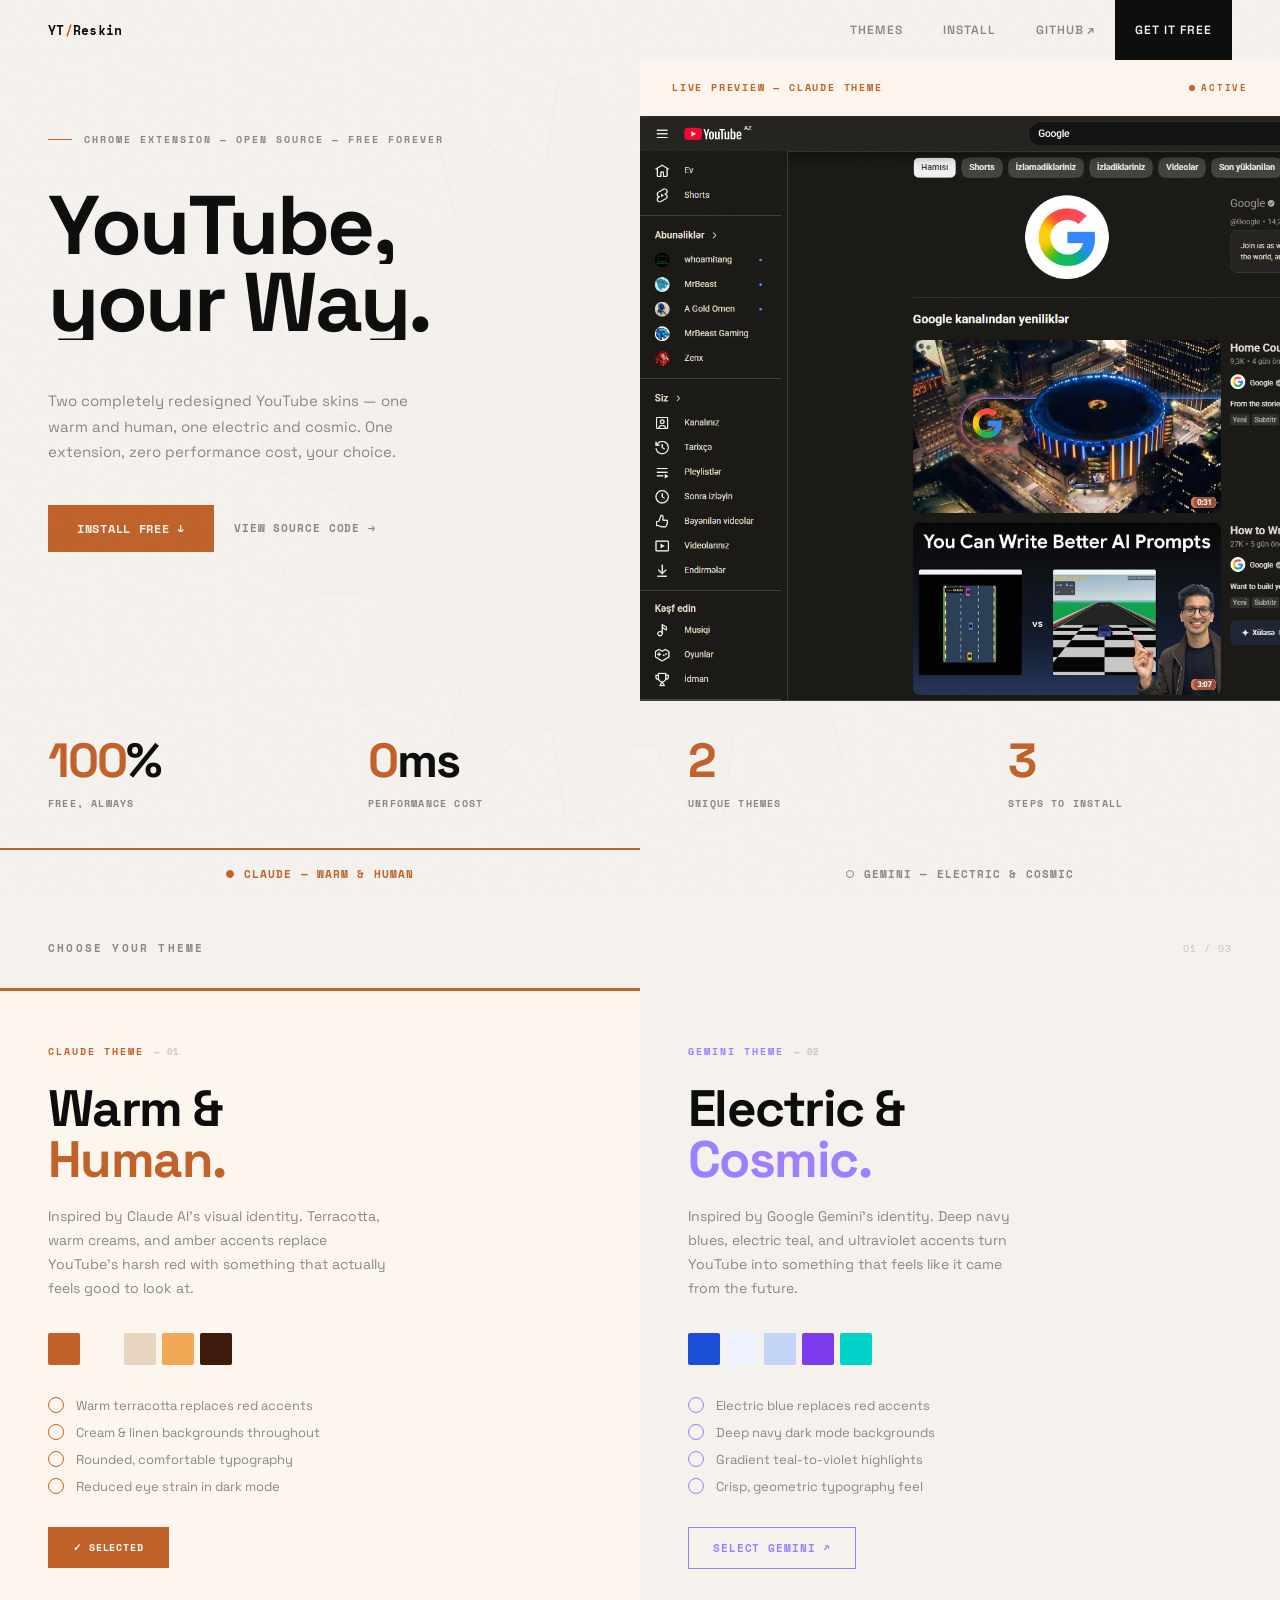
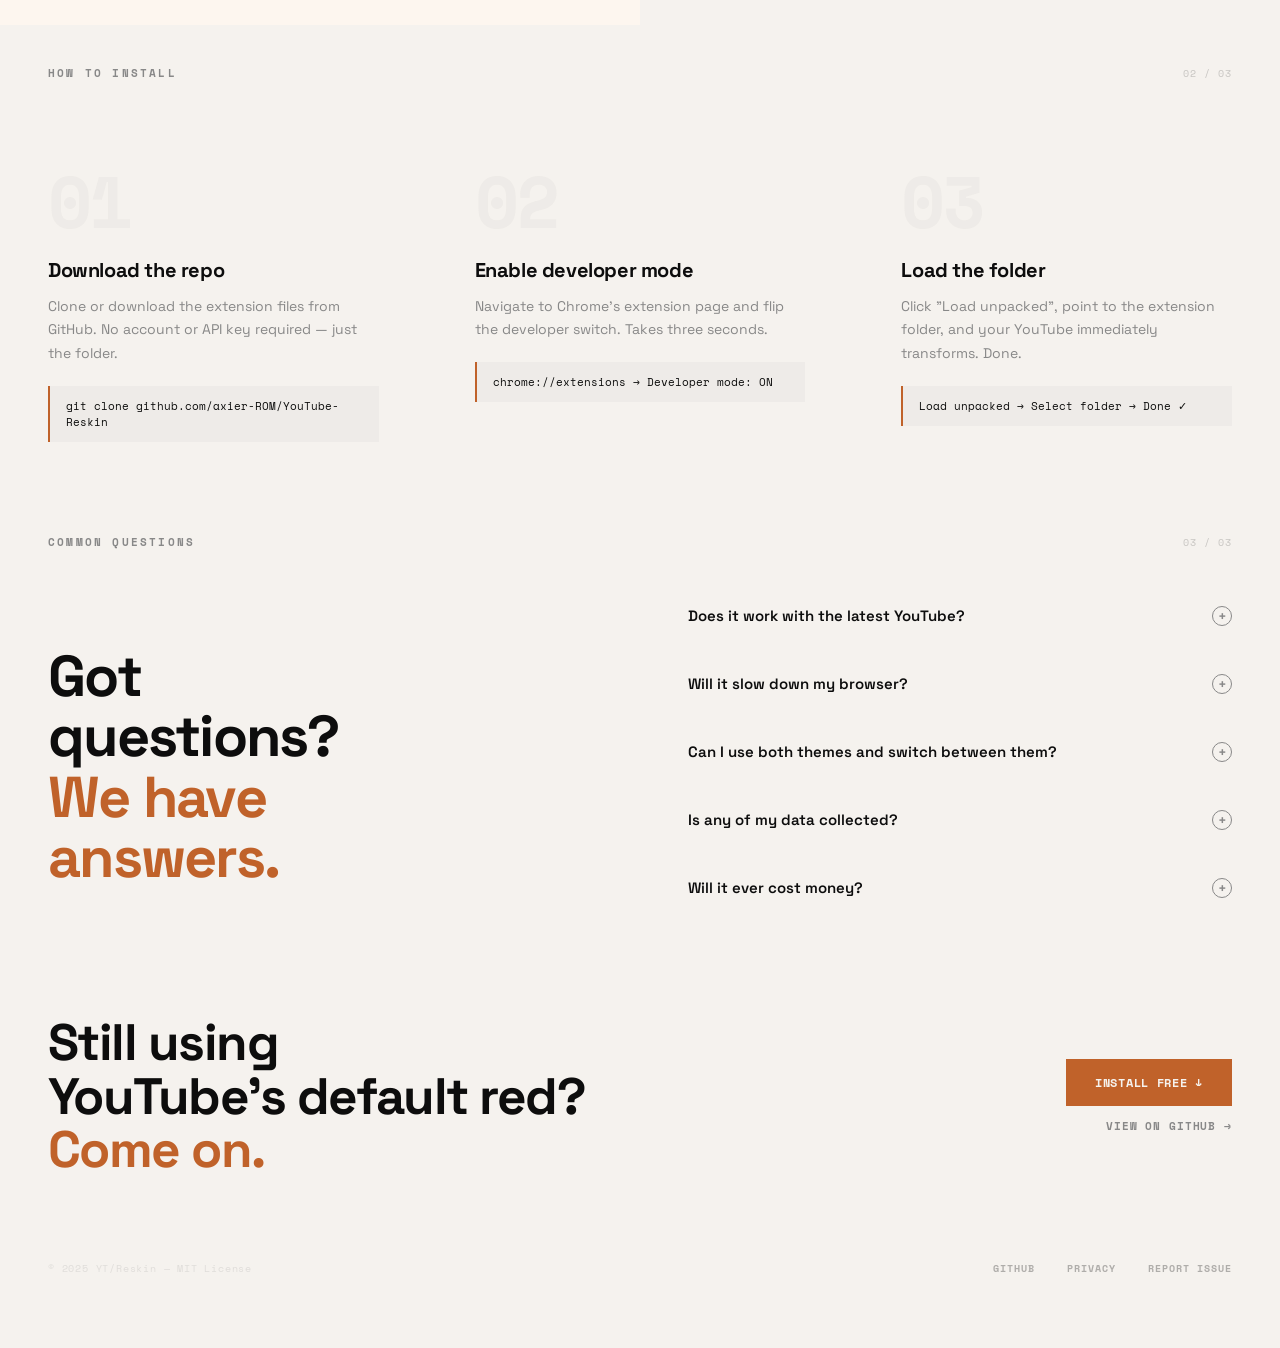
<file: index.html>
<!DOCTYPE html>
<html lang="en">
<head>
<meta charset="UTF-8">
<meta name="viewport" content="width=device-width, initial-scale=1.0">
<title>YT Reskin — Two Themes, One Extension</title>
<link rel="preconnect" href="https://fonts.googleapis.com">
<link rel="preconnect" href="https://fonts.gstatic.com" crossorigin>
<link href="https://fonts.googleapis.com/css2?family=Space+Grotesk:wght@300;400;500;600;700&family=Space+Mono:wght@400;700&display=swap" rel="stylesheet">
<style>
*, *::before, *::after { box-sizing: border-box; margin: 0; padding: 0; }

:root {
  /* Claude (light, warm) */
  --cl-white: #f5f2ee;
  --cl-black: #0d0d0d;
  --cl-gray: #888;
  --cl-line: var(--line);
  --cl-ink: #c0622a;
  --cl-bg: #fdf6ef;
  --cl-mid: #e8d5c0;

  /* Gemini (dark, cosmic) */
  --gm-bg: #0d0b1a;
  --gm-surface: #13112a;
  --gm-card: #1a1736;
  --gm-ink: #9d7fff;
  --gm-ink2: #c084fc;
  --gm-blue: #4f8ef7;
  --gm-teal: #2dd4bf;
  --gm-text: #e2d9ff;
  --gm-gray: #6b5f8a;
  --gm-line: rgba(157,127,255,0.12);
  --gm-mid: #2a2050;

  /* Active theme tokens — default Claude */
  --bg:       var(--cl-white);
  --fg:       var(--cl-black);
  --gray:     var(--cl-gray);
  --line:     var(--cl-line);
  --active:   var(--cl-ink);
  --active-bg:var(--cl-bg);
  --active-mid:var(--cl-mid);
  --surface:  var(--cl-white);
  --card-bg:  var(--cl-bg);
}

/* ── GEMINI DARK THEME OVERRIDES ── */
body.gm {
  --bg:        var(--gm-bg);
  --fg:        var(--gm-text);
  --gray:      var(--gm-gray);
  --line:      var(--gm-line);
  --active:    var(--gm-ink);
  --active-bg: var(--gm-surface);
  --active-mid:var(--gm-mid);
  --surface:   var(--gm-surface);
  --card-bg:   var(--gm-card);
}

html { scroll-behavior: smooth; font-size: 16px; }

body {
  font-family: 'Space Grotesk', sans-serif;
  background: var(--bg);
  color: var(--fg);
  overflow-x: hidden;
  cursor: crosshair;
  transition: background 0.6s, color 0.6s;
}

/* ── NOISE TEXTURE OVERLAY ── */
body::before {
  content: '';
  position: fixed;
  inset: 0;
  pointer-events: none;
  z-index: 1000;
  opacity: 0.025;
  background-image: url("data:image/svg+xml,%3Csvg viewBox='0 0 256 256' xmlns='http://www.w3.org/2000/svg'%3E%3Cfilter id='noise'%3E%3CfeTurbulence type='fractalNoise' baseFrequency='0.9' numOctaves='4' stitchTiles='stitch'/%3E%3C/filter%3E%3Crect width='100%25' height='100%25' filter='url(%23noise)'/%3E%3C/svg%3E");
  background-repeat: repeat;
  background-size: 128px 128px;
}

/* ── HEADER ── */
header {
  position: fixed;
  top: 0; left: 0; right: 0;
  z-index: 500;
  display: flex;
  align-items: center;
  justify-content: space-between;
  padding: 0 48px;
  height: 60px;
  border-bottom: 1px solid var(--line);
  background: var(--bg);
  transition: background 0.6s, border-color 0.6s;
}

.logo {
  font-family: 'Space Mono', monospace;
  font-size: 13px;
  font-weight: 700;
  letter-spacing: 0.02em;
  color: var(--fg);
  text-decoration: none;
}
.logo em { color: var(--active); font-style: normal; transition: color 0.4s; }

nav { display: flex; gap: 0; }
.nav-link {
  font-size: 12px;
  font-weight: 600;
  letter-spacing: 0.08em;
  text-transform: uppercase;
  color: var(--gray);
  text-decoration: none;
  padding: 0 20px;
  height: 60px;
  display: flex;
  align-items: center;
  border-left: 1px solid var(--line);
  transition: color 0.2s, background 0.2s;
}
.nav-link:last-child { border-right: 1px solid var(--line); }
.nav-link:hover { color: var(--fg); background: rgba(128,128,128,0.06); }
.nav-link.install-link {
  background: var(--fg);
  color: var(--bg);
  border-color: var(--fg);
}
.nav-link.install-link:hover { background: var(--active); border-color: var(--active); transition: color 0.2s, background 0.4s; }

/* ── THEME SWITCHER ── */
.theme-bar {
  position: fixed;
  bottom: 0; left: 0; right: 0;
  z-index: 500;
  display: flex;
  height: 52px;
  border-top: 1px solid var(--line);
  background: var(--bg);
  transition: background 0.6s, border-color 0.6s;
}
.theme-btn {
  flex: 1;
  display: flex;
  align-items: center;
  justify-content: center;
  gap: 10px;
  font-family: 'Space Mono', monospace;
  font-size: 11px;
  font-weight: 700;
  letter-spacing: 0.1em;
  text-transform: uppercase;
  border: none;
  background: transparent;
  cursor: pointer;
  transition: background 0.3s, color 0.3s;
  border-right: 1px solid var(--line);
  color: var(--gray);
  position: relative;
}
.theme-btn:last-child { border-right: none; }
.theme-btn::before {
  content: '';
  position: absolute;
  top: 0; left: 0; right: 0;
  height: 2px;
  background: transparent;
  transition: background 0.3s;
}
.theme-btn.active-claude { color: var(--cl-ink); }
.theme-btn.active-claude::before { background: var(--cl-ink); }
.theme-btn.active-gemini { color: var(--gm-ink); }
.theme-btn.active-gemini::before { background: var(--gm-ink); }
.theme-dot {
  width: 8px; height: 8px;
  border-radius: 50%;
  border: 1.5px solid currentColor;
  transition: background 0.3s;
}
.theme-btn.active-claude .theme-dot,
.theme-btn.active-gemini .theme-dot { background: currentColor; }

/* ── HERO ── */
.hero {
  min-height: 100vh;
  padding: 60px 0 52px;
  display: flex;
  flex-direction: column;
}

.hero-top {
  flex: 1;
  display: grid;
  grid-template-columns: 1fr 1fr;
  border-bottom: 1px solid var(--line);
}

.hero-left {
  padding: 72px 64px 64px 48px;
  border-right: 1px solid var(--line);
  display: flex;
  flex-direction: column;
  justify-content: space-between;
}

.hero-tag {
  font-family: 'Space Mono', monospace;
  font-size: 10px;
  font-weight: 700;
  letter-spacing: 0.2em;
  text-transform: uppercase;
  color: var(--gray);
  margin-bottom: 40px;
  display: flex;
  align-items: center;
  gap: 12px;
}
.hero-tag::before {
  content: '';
  width: 24px;
  height: 1px;
  background: var(--active);
  display: block;
  transition: background 0.4s;
}

.hero-headline {
  font-size: clamp(52px, 6.5vw, 96px);
  font-weight: 700;
  line-height: 0.92;
  letter-spacing: -0.03em;
  color: var(--fg);
}
.hero-headline .line { display: block; overflow: hidden; }
.hero-headline .word { display: inline-block; transform: translateY(110%); animation: wordUp 0.7s cubic-bezier(0.16,1,0.3,1) forwards; }
.hero-headline .word:nth-child(1) { animation-delay: 0.05s; }
.hero-headline .word:nth-child(2) { animation-delay: 0.12s; }
.hero-headline .word:nth-child(3) { animation-delay: 0.19s; color: var(--active); transition: color 0.4s; }
.hero-headline .word:nth-child(4) { animation-delay: 0.26s; }
.hero-headline .word:nth-child(5) { animation-delay: 0.33s; }

@keyframes wordUp { to { transform: translateY(0); } }

.hero-sub {
  margin-top: 48px;
  font-size: 15px;
  line-height: 1.7;
  color: var(--gray);
  max-width: 380px;
  font-weight: 400;
}

.hero-cta-row {
  margin-top: 40px;
  display: flex;
  align-items: center;
  gap: 20px;
}
.btn-main {
  display: inline-flex;
  align-items: center;
  gap: 8px;
  padding: 14px 28px;
  background: var(--fg);
  color: var(--bg);
  font-family: 'Space Mono', monospace;
  font-size: 12px;
  font-weight: 700;
  letter-spacing: 0.06em;
  text-transform: uppercase;
  text-decoration: none;
  border: 1.5px solid var(--fg);
  transition: background 0.3s, color 0.3s, border-color 0.3s, transform 0.2s;
  cursor: pointer;
}
.btn-main:hover { background: var(--active); border-color: var(--active); transform: translate(-2px, -2px); }
.btn-outline {
  font-family: 'Space Mono', monospace;
  font-size: 11px;
  font-weight: 700;
  letter-spacing: 0.08em;
  text-transform: uppercase;
  color: var(--gray);
  text-decoration: none;
  transition: color 0.2s;
}
.btn-outline:hover { color: var(--fg); }
.btn-main.active-colored { background: var(--active); border-color: var(--active); }
.btn-main.active-colored:hover { background: var(--fg); border-color: var(--fg); }

/* ── HERO RIGHT — LIVE PREVIEW ── */
.hero-right {
  background: var(--active-bg);
  transition: background 0.5s;
  display: flex;
  flex-direction: column;
  position: relative;
  overflow: hidden;
}

.preview-label {
  padding: 20px 32px;
  font-family: 'Space Mono', monospace;
  font-size: 10px;
  font-weight: 700;
  letter-spacing: 0.18em;
  text-transform: uppercase;
  color: var(--active);
  transition: color 0.4s;
  border-bottom: 1px solid rgba(128,128,128,0.06);
  display: flex;
  align-items: center;
  justify-content: space-between;
}
.preview-live {
  display: flex;
  align-items: center;
  gap: 6px;
  font-size: 9px;
}
.live-dot {
  width: 6px; height: 6px;
  border-radius: 50%;
  background: var(--active);
  animation: pulse 2s ease-in-out infinite;
  transition: background 0.4s;
}
@keyframes pulse { 0%,100%{opacity:1} 50%{opacity:0.3} }

/* Preview image box */
.yt-mock {
  flex: 1;
  overflow: hidden;
  position: relative;
  min-height: 0;
}
.yt-mock img {
  width: 100%;
  height: 100%;
  object-fit: cover;
  object-position: top left;
  display: block;
  transition: opacity 0.35s ease;
}
.yt-topbar,.yt-logo-text,.yt-searchbar,.yt-avatar-mock,.yt-sidebar-layout,
.yt-sidebar,.yt-side-item,.yt-feed,.yt-thumb,.yt-thumb-img,.yt-thumb-bar,
.yt-thumb-meta,.yt-thumb-avatar,.yt-thumb-lines,.yt-line { display: none; }

/* ── STATS ROW ── */
.stats-row {
  display: grid;
  grid-template-columns: repeat(4, 1fr);
  border-top: 1px solid var(--line);
}
.stat-cell {
  padding: 36px 48px;
  border-right: 1px solid var(--line);
  position: relative;
  overflow: hidden;
}
.stat-cell:last-child { border-right: none; }
.stat-number {
  font-size: 48px;
  font-weight: 700;
  line-height: 1;
  letter-spacing: -0.04em;
  color: var(--fg);
  display: block;
  margin-bottom: 6px;
}
.stat-number em { color: var(--active); font-style: normal; transition: color 0.4s; }
.stat-label {
  font-family: 'Space Mono', monospace;
  font-size: 10px;
  font-weight: 700;
  letter-spacing: 0.12em;
  text-transform: uppercase;
  color: var(--gray);
}

/* ── THEMES SECTION ── */
.themes-section {
  border-top: 1px solid var(--line);
}

.section-header {
  display: flex;
  align-items: baseline;
  justify-content: space-between;
  padding: 40px 48px 32px;
  border-bottom: 1px solid var(--line);
}
.section-title {
  font-size: 11px;
  font-family: 'Space Mono', monospace;
  font-weight: 700;
  letter-spacing: 0.2em;
  text-transform: uppercase;
  color: var(--gray);
}
.section-num {
  font-family: 'Space Mono', monospace;
  font-size: 10px;
  color: rgba(13,13,13,0.2);
  letter-spacing: 0.1em;
}

.themes-grid {
  display: grid;
  grid-template-columns: 1fr 1fr;
}

.theme-card {
  padding: 56px 48px;
  border-right: 1px solid var(--line);
  cursor: pointer;
  transition: background 0.3s;
  position: relative;
  overflow: hidden;
}
.theme-card:last-child { border-right: none; }
.theme-card::after {
  content: '';
  position: absolute;
  top: 0; left: 0; right: 0;
  height: 3px;
  transform: scaleX(0);
  transform-origin: left;
  transition: transform 0.4s cubic-bezier(0.16,1,0.3,1), background 0.4s;
}
.theme-card-claude::after { background: var(--cl-ink); }
.theme-card-gemini::after { background: var(--gm-ink); }
.theme-card.selected::after { transform: scaleX(1); }
.theme-card.selected.theme-card-claude { background: var(--cl-bg); }
.theme-card.selected.theme-card-gemini { background: var(--gm-surface); }
.theme-card:hover:not(.selected) { background: rgba(128,128,128,0.06); }

.tc-label {
  font-family: 'Space Mono', monospace;
  font-size: 10px;
  font-weight: 700;
  letter-spacing: 0.2em;
  text-transform: uppercase;
  margin-bottom: 24px;
  display: flex;
  align-items: center;
  gap: 10px;
}
.theme-card-claude .tc-label { color: var(--cl-ink); }
.theme-card-gemini .tc-label { color: var(--gm-ink); }
.tc-num {
  color: rgba(13,13,13,0.2);
  font-size: 9px;
  letter-spacing: 0.05em;
}

.tc-name {
  font-size: clamp(36px, 4vw, 56px);
  font-weight: 700;
  letter-spacing: -0.03em;
  line-height: 1;
  margin-bottom: 20px;
  color: var(--fg);
}
.theme-card-claude .tc-name span { color: var(--cl-ink); }
.theme-card-gemini .tc-name span { color: var(--gm-ink); }

.tc-desc {
  font-size: 14px;
  line-height: 1.7;
  color: var(--gray);
  max-width: 340px;
  margin-bottom: 32px;
}

.color-swatches {
  display: flex;
  gap: 6px;
  margin-bottom: 32px;
  flex-wrap: wrap;
}
.swatch {
  width: 32px; height: 32px;
  border-radius: 2px;
  position: relative;
  overflow: hidden;
  transition: transform 0.2s;
}
.swatch:hover { transform: scale(1.15); }
.swatch-label {
  position: absolute;
  bottom: 0; left: 0; right: 0;
  font-size: 0;
  background: rgba(0,0,0,0.5);
  color: white;
  text-align: center;
  padding: 2px 0;
  opacity: 0;
  transition: opacity 0.2s, font-size 0.1s;
}
.swatch:hover .swatch-label { opacity: 1; }

.tc-features {
  display: flex;
  flex-direction: column;
  gap: 10px;
}
.tc-feat {
  display: flex;
  align-items: center;
  gap: 12px;
  font-size: 13px;
  color: var(--fg);
  font-weight: 500;
}
.tc-feat::before {
  content: '';
  width: 16px; height: 16px;
  border: 1.5px solid currentColor;
  border-radius: 50%;
  flex-shrink: 0;
  display: flex;
  align-items: center;
  justify-content: center;
  position: relative;
}
.theme-card-claude .tc-feat { color: var(--cl-ink); }
.theme-card-gemini .tc-feat { color: var(--gm-ink); }
.tc-feat span { color: var(--gray); font-weight: 400; }

/* ── SECTIONS: dark-mode transitions ── */
.themes-section, .how-section, .faq-section, .footer-cta, footer,
.theme-card, .step, .faq-item, .modal-box, .stats-row, .stat-cell,
.section-header, .faq-left, .faq-right, .faq-q {
  transition: background 0.6s, color 0.6s, border-color 0.6s;
}
.theme-card { background: var(--bg); }
.theme-card.selected.theme-card-claude { background: var(--cl-bg); }
.theme-card.selected.theme-card-gemini { background: var(--gm-card); }
body.gm .step-num { color: rgba(157,127,255,0.12); }
body.gm .modal-box { background: var(--gm-surface); border-color: var(--gm-line); }
body.gm .modal-title { color: var(--gm-text); }
body.gm .faq-q { color: var(--gm-text); }
body.gm .step-title { color: var(--gm-text); }
body.gm .footer-headline { color: var(--gm-text); }
body.gm .tc-num { color: rgba(157,127,255,0.3); }
body.gm .faq-big { color: var(--gm-text); }
body.gm .hero-headline { color: var(--gm-text); }
body.gm .hero-sub { color: var(--gm-gray); }
body.gm .btn-main { background: var(--gm-ink); border-color: var(--gm-ink); color: #fff; }
body.gm .btn-main:hover { background: var(--gm-ink2); border-color: var(--gm-ink2); }
body.gm .nav-link.install-link { background: var(--gm-ink); border-color: var(--gm-ink); }
body.gm .modal-cta { background: var(--gm-ink); }
body.gm .modal-cta:hover { background: var(--gm-ink2); }
body.gm .step-code { background: rgba(157,127,255,0.07); }
body.gm .faq-q:hover { background: rgba(157,127,255,0.06); }

.tc-select-btn {
  margin-top: 32px;
  display: inline-flex;
  align-items: center;
  gap: 8px;
  padding: 12px 24px;
  font-family: 'Space Mono', monospace;
  font-size: 11px;
  font-weight: 700;
  letter-spacing: 0.08em;
  text-transform: uppercase;
  border: 1.5px solid;
  background: transparent;
  cursor: pointer;
  transition: all 0.25s;
}
.theme-card-claude .tc-select-btn {
  color: var(--cl-ink);
  border-color: var(--cl-ink);
}
.theme-card-claude .tc-select-btn:hover,
.theme-card-claude.selected .tc-select-btn {
  background: var(--cl-ink);
  color: white;
}
.theme-card-gemini .tc-select-btn {
  color: var(--gm-ink);
  border-color: var(--gm-ink);
}
.theme-card-gemini .tc-select-btn:hover,
.theme-card-gemini.selected .tc-select-btn {
  background: var(--gm-ink);
  color: white;
}
.selected-check {
  display: none;
  font-size: 10px;
}
.theme-card.selected .selected-check { display: inline; }
.theme-card.selected .select-arrow { display: none; }

/* ── HOW IT WORKS ── */
.how-section {
  border-top: 1px solid var(--line);
}
.steps-grid {
  display: grid;
  grid-template-columns: repeat(3, 1fr);
}
.step {
  padding: 52px 48px;
  border-right: 1px solid var(--line);
  position: relative;
}
.step:last-child { border-right: none; }
.step-num {
  font-family: 'Space Mono', monospace;
  font-size: 72px;
  font-weight: 700;
  color: rgba(128,128,128,0.06);
  line-height: 1;
  margin-bottom: 20px;
  letter-spacing: -0.04em;
  user-select: none;
}
.step-title {
  font-size: 20px;
  font-weight: 700;
  color: var(--fg);
  margin-bottom: 12px;
  letter-spacing: -0.02em;
}
.step-body {
  font-size: 14px;
  line-height: 1.7;
  color: var(--gray);
}
.step-code {
  margin-top: 20px;
  font-family: 'Space Mono', monospace;
  font-size: 11px;
  padding: 12px 16px;
  background: rgba(128,128,128,0.06);
  border-left: 2px solid var(--active);
  color: var(--fg);
  transition: border-color 0.4s;
}

/* ── FAQ ── */
.faq-section {
  border-top: 1px solid var(--line);
}
.faq-grid {
  display: grid;
  grid-template-columns: 1fr 1fr;
}
.faq-left {
  padding: 64px 48px;
  border-right: 1px solid var(--line);
}
.faq-big {
  font-size: clamp(40px, 4.5vw, 64px);
  font-weight: 700;
  letter-spacing: -0.03em;
  line-height: 1.05;
  color: var(--fg);
}
.faq-big em { color: var(--active); font-style: normal; transition: color 0.4s; }
.faq-right {
  display: flex;
  flex-direction: column;
}
.faq-item {
  border-bottom: 1px solid var(--line);
  overflow: hidden;
}
.faq-item:last-child { border-bottom: none; }
.faq-q {
  width: 100%;
  display: flex;
  align-items: center;
  justify-content: space-between;
  padding: 24px 48px;
  background: none;
  border: none;
  cursor: pointer;
  text-align: left;
  font-family: 'Space Grotesk', sans-serif;
  font-size: 15px;
  font-weight: 600;
  color: var(--fg);
  transition: background 0.2s;
  gap: 16px;
}
.faq-q:hover { background: rgba(128,128,128,0.06); }
.faq-icon {
  width: 20px; height: 20px;
  border: 1.5px solid var(--gray);
  border-radius: 50%;
  display: flex;
  align-items: center;
  justify-content: center;
  font-size: 14px;
  color: var(--gray);
  flex-shrink: 0;
  transition: all 0.3s;
  line-height: 1;
}
.faq-item.open .faq-icon {
  background: var(--active);
  border-color: var(--active);
  color: white;
  transform: rotate(45deg);
}
.faq-a {
  max-height: 0;
  overflow: hidden;
  transition: max-height 0.4s cubic-bezier(0.16,1,0.3,1);
}
.faq-item.open .faq-a { max-height: 200px; }
.faq-a-inner {
  padding: 0 48px 24px;
  font-size: 14px;
  line-height: 1.7;
  color: var(--gray);
}

/* ── FOOTER CTA ── */
.footer-cta {
  border-top: 1px solid var(--line);
  display: grid;
  grid-template-columns: 1fr auto;
  align-items: center;
  padding: 64px 48px;
  gap: 48px;
}
.footer-headline {
  font-size: clamp(32px, 4vw, 56px);
  font-weight: 700;
  letter-spacing: -0.03em;
  line-height: 1.05;
  color: var(--fg);
}
.footer-headline em { color: var(--active); font-style: normal; transition: color 0.4s; }
.footer-actions { display: flex; flex-direction: column; gap: 12px; }

/* ── FOOTER BAR ── */
footer {
  border-top: 1px solid var(--line);
  padding: 20px 48px 72px;
  display: flex;
  align-items: center;
  justify-content: space-between;
}
.footer-copy {
  font-family: 'Space Mono', monospace;
  font-size: 10px;
  color: rgba(128,128,128,0.18);
  letter-spacing: 0.08em;
}
.footer-links { display: flex; gap: 32px; }
.footer-link {
  font-family: 'Space Mono', monospace;
  font-size: 10px;
  font-weight: 700;
  letter-spacing: 0.1em;
  text-transform: uppercase;
  color: rgba(13,13,13,0.3);
  text-decoration: none;
  transition: color 0.2s;
}
.footer-link:hover { color: var(--fg); }

/* ── SCROLL REVEAL ── */
.reveal {
  opacity: 0;
  transform: translateY(24px);
  transition: opacity 0.7s cubic-bezier(0.16,1,0.3,1), transform 0.7s cubic-bezier(0.16,1,0.3,1);
}
.reveal.in { opacity: 1; transform: none; }
.reveal-d1 { transition-delay: 0.08s; }
.reveal-d2 { transition-delay: 0.16s; }
.reveal-d3 { transition-delay: 0.24s; }

/* ── INSTALL MODAL ── */
.modal-bg {
  position: fixed;
  inset: 0;
  z-index: 800;
  background: rgba(0,0,0,0.75);
  display: flex;
  align-items: center;
  justify-content: center;
  opacity: 0;
  pointer-events: none;
  transition: opacity 0.25s;
}
.modal-bg.open { opacity: 1; pointer-events: all; }
.modal-box {
  background: var(--bg);
  border: 1px solid var(--line);
  max-width: 520px;
  width: 90%;
  padding: 48px;
  transform: translateY(20px);
  transition: transform 0.35s cubic-bezier(0.16,1,0.3,1);
  position: relative;
}
.modal-bg.open .modal-box { transform: none; }
.modal-close {
  position: absolute;
  top: 20px; right: 20px;
  width: 32px; height: 32px;
  border: 1px solid var(--line);
  background: none;
  cursor: pointer;
  font-size: 16px;
  color: var(--gray);
  display: flex; align-items: center; justify-content: center;
  transition: background 0.2s, color 0.2s;
}
.modal-close:hover { background: var(--fg); color: var(--bg); }
.modal-tag {
  font-family: 'Space Mono', monospace;
  font-size: 10px;
  font-weight: 700;
  letter-spacing: 0.2em;
  text-transform: uppercase;
  color: var(--active);
  transition: color 0.4s;
  margin-bottom: 16px;
}
.modal-title {
  font-size: 28px;
  font-weight: 700;
  letter-spacing: -0.02em;
  color: var(--fg);
  margin-bottom: 8px;
}
.modal-sub { font-size: 14px; color: var(--gray); line-height: 1.65; margin-bottom: 32px; }
.modal-steps { display: flex; flex-direction: column; gap: 0; margin-bottom: 32px; }
.modal-step {
  display: grid;
  grid-template-columns: 32px 1fr;
  gap: 16px;
  align-items: start;
  padding: 16px 0;
  border-bottom: 1px solid var(--line);
}
.modal-step:first-child { padding-top: 0; }
.modal-step:last-child { border-bottom: none; padding-bottom: 0; }
.modal-step-n {
  font-family: 'Space Mono', monospace;
  font-size: 11px;
  font-weight: 700;
  color: var(--active);
  transition: color 0.4s;
  padding-top: 2px;
}
.modal-step-title { font-size: 14px; font-weight: 600; color: var(--fg); margin-bottom: 4px; }
.modal-step-body { font-size: 13px; color: var(--gray); line-height: 1.6; }
.modal-cta {
  width: 100%;
  padding: 15px;
  background: var(--fg);
  color: var(--bg);
  font-family: 'Space Mono', monospace;
  font-size: 12px;
  font-weight: 700;
  letter-spacing: 0.08em;
  text-transform: uppercase;
  border: none;
  cursor: pointer;
  transition: background 0.3s;
  text-decoration: none;
  display: block;
  text-align: center;
}
.modal-cta:hover { background: var(--active); }

/* ── RESPONSIVE ── */
@media (max-width: 900px) {
  .hero-top { grid-template-columns: 1fr; }
  .hero-left { padding: 48px 24px 40px; border-right: none; border-bottom: 1px solid var(--line); }
  .hero-right { min-height: 420px; }
  .stats-row { grid-template-columns: repeat(2, 1fr); }
  .stat-cell:nth-child(2) { border-right: none; }
  .themes-grid, .faq-grid { grid-template-columns: 1fr; }
  .theme-card { border-right: none; border-bottom: 1px solid var(--line); }
  .steps-grid { grid-template-columns: 1fr; }
  .step { border-right: none; border-bottom: 1px solid var(--line); }
  .footer-cta { grid-template-columns: 1fr; }
  header { padding: 0 24px; }
  .nav-link:not(.install-link) { display: none; }
  footer { flex-direction: column; gap: 16px; padding-bottom: 80px; }
}
</style>
</head>
<body id="body">
<canvas id="bg-canvas" style="position:fixed;inset:0;width:100%;height:100%;pointer-events:none;z-index:0;transition:opacity 1s"></canvas>

<header>
  <a href="#" class="logo">YT<em id="logo-slash">/</em>Reskin</a>
  <nav>
    <a href="#themes" class="nav-link">Themes</a>
    <a href="#how" class="nav-link">Install</a>
    <a href="https://github.com/axier-ROM/YouTube-Reskin" class="nav-link" target="_blank" rel="noopener">GitHub ↗</a>
    <a href="#" class="nav-link install-link" id="header-install">Get it free</a>
  </nav>
</header>

<!-- ══ HERO ══ -->
<section class="hero" id="home">
  <div class="hero-top">
    <div class="hero-left">
      <div>
        <div class="hero-tag">Chrome Extension — Open Source — Free forever</div>
        <h1 class="hero-headline">
          <span class="line"><span class="word">YouTube,</span></span>
          <span class="line"><span class="word">your</span> <span class="word" id="hero-word">Way.</span></span>
        </h1>
        <p class="hero-sub">Two completely redesigned YouTube skins — one warm and human, one electric and cosmic. One extension, zero performance cost, your choice.</p>
        <div class="hero-cta-row">
          <button class="btn-main active-colored" id="hero-install">Install Free ↓</button>
          <a href="https://github.com/axier-ROM/YouTube-Reskin" class="btn-outline" target="_blank" rel="noopener">View source code →</a>
        </div>
      </div>
    </div>
    <div class="hero-right" id="preview-pane">
      <div class="preview-label">
        <span id="preview-label-text">Live preview — Claude theme</span>
        <span class="preview-live"><span class="live-dot" id="live-dot"></span> Active</span>
      </div>
      <div class="yt-mock">
        <img id="preview-img" src="CopperMain.png" alt="Theme preview" />
      </div>
    </div>
  </div>

  <!-- Stats -->
  <div class="stats-row">
    <div class="stat-cell reveal">
      <span class="stat-number"><em id="stat1">100</em>%</span>
      <span class="stat-label">Free, always</span>
    </div>
    <div class="stat-cell reveal reveal-d1">
      <span class="stat-number"><em>0</em>ms</span>
      <span class="stat-label">Performance cost</span>
    </div>
    <div class="stat-cell reveal reveal-d2">
      <span class="stat-number"><em>2</em></span>
      <span class="stat-label">Unique themes</span>
    </div>
    <div class="stat-cell reveal reveal-d3">
      <span class="stat-number"><em>3</em></span>
      <span class="stat-label">Steps to install</span>
    </div>
  </div>
</section>

<!-- ══ THEMES ══ -->
<section class="themes-section" id="themes">
  <div class="section-header">
    <span class="section-title">Choose your theme</span>
    <span class="section-num">01 / 03</span>
  </div>
  <div class="themes-grid">

    <!-- Claude Card -->
    <div class="theme-card theme-card-claude selected reveal" id="card-claude" onclick="selectTheme('claude')">
      <div class="tc-label">Claude theme <span class="tc-num">— 01</span></div>
      <div class="tc-name">Warm &<br><span>Human.</span></div>
      <p class="tc-desc">Inspired by Claude AI's visual identity. Terracotta, warm creams, and amber accents replace YouTube's harsh red with something that actually feels good to look at.</p>
      <div class="color-swatches">
        <div class="swatch" style="background:#c0622a" title="Terracotta"></div>
        <div class="swatch" style="background:#fdf6ef" title="Cream"></div>
        <div class="swatch" style="background:#e8d5c0" title="Linen"></div>
        <div class="swatch" style="background:#f0a855" title="Amber"></div>
        <div class="swatch" style="background:#3d1a0a" title="Ink"></div>
      </div>
      <div class="tc-features">
        <div class="tc-feat"><span>Warm terracotta replaces red accents</span></div>
        <div class="tc-feat"><span>Cream & linen backgrounds throughout</span></div>
        <div class="tc-feat"><span>Rounded, comfortable typography</span></div>
        <div class="tc-feat"><span>Reduced eye strain in dark mode</span></div>
      </div>
      <button class="tc-select-btn">
        <span class="select-arrow">Select Claude ↗</span>
        <span class="selected-check">✓ Selected</span>
      </button>
    </div>

    <!-- Gemini Card -->
    <div class="theme-card theme-card-gemini reveal reveal-d1" id="card-gemini" onclick="selectTheme('gemini')">
      <div class="tc-label">Gemini theme <span class="tc-num">— 02</span></div>
      <div class="tc-name">Electric &<br><span>Cosmic.</span></div>
      <p class="tc-desc">Inspired by Google Gemini's identity. Deep navy blues, electric teal, and ultraviolet accents turn YouTube into something that feels like it came from the future.</p>
      <div class="color-swatches">
        <div class="swatch" style="background:#1a4fd6" title="Electric Blue"></div>
        <div class="swatch" style="background:#eef3ff" title="Ice"></div>
        <div class="swatch" style="background:#c5d5f8" title="Periwinkle"></div>
        <div class="swatch" style="background:#7c3aed" title="Ultraviolet"></div>
        <div class="swatch" style="background:#00d4c8" title="Teal"></div>
      </div>
      <div class="tc-features">
        <div class="tc-feat"><span>Electric blue replaces red accents</span></div>
        <div class="tc-feat"><span>Deep navy dark mode backgrounds</span></div>
        <div class="tc-feat"><span>Gradient teal-to-violet highlights</span></div>
        <div class="tc-feat"><span>Crisp, geometric typography feel</span></div>
      </div>
      <button class="tc-select-btn">
        <span class="select-arrow">Select Gemini ↗</span>
        <span class="selected-check">✓ Selected</span>
      </button>
    </div>
  </div>
</section>

<!-- ══ HOW IT WORKS ══ -->
<section class="how-section" id="how">
  <div class="section-header">
    <span class="section-title">How to install</span>
    <span class="section-num">02 / 03</span>
  </div>
  <div class="steps-grid">
    <div class="step reveal">
      <div class="step-num">01</div>
      <div class="step-title">Download the repo</div>
      <p class="step-body">Clone or download the extension files from GitHub. No account or API key required — just the folder.</p>
      <div class="step-code" id="step-code">git clone github.com/axier-ROM/YouTube-Reskin</div>
    </div>
    <div class="step reveal reveal-d1">
      <div class="step-num">02</div>
      <div class="step-title">Enable developer mode</div>
      <p class="step-body">Navigate to Chrome's extension page and flip the developer switch. Takes three seconds.</p>
      <div class="step-code" id="step-code2">chrome://extensions → Developer mode: ON</div>
    </div>
    <div class="step reveal reveal-d2">
      <div class="step-num">03</div>
      <div class="step-title">Load the folder</div>
      <p class="step-body">Click "Load unpacked", point to the extension folder, and your YouTube immediately transforms. Done.</p>
      <div class="step-code" id="step-code3">Load unpacked → Select folder → Done ✓</div>
    </div>
  </div>
</section>

<!-- ══ FAQ ══ -->
<section class="faq-section" id="faq">
  <div class="section-header">
    <span class="section-title">Common questions</span>
    <span class="section-num">03 / 03</span>
  </div>
  <div class="faq-grid">
    <div class="faq-left reveal">
      <div class="faq-big">Got<br>questions?<br><em>We have<br>answers.</em></div>
    </div>
    <div class="faq-right">
      <div class="faq-item">
        <button class="faq-q" onclick="toggleFaq(this)">
          Does it work with the latest YouTube?
          <span class="faq-icon">+</span>
        </button>
        <div class="faq-a">
          <div class="faq-a-inner">Yes — it's actively maintained against YouTube's current layout (v3). If YouTube pushes a design update that breaks something, a patch usually follows within days.</div>
        </div>
      </div>
      <div class="faq-item">
        <button class="faq-q" onclick="toggleFaq(this)">
          Will it slow down my browser?
          <span class="faq-icon">+</span>
        </button>
        <div class="faq-a">
          <div class="faq-a-inner">Not measurably. The extension is pure CSS injection — no JavaScript running on the page, no background services, no network requests. Your page speed is identical.</div>
        </div>
      </div>
      <div class="faq-item">
        <button class="faq-q" onclick="toggleFaq(this)">
          Can I use both themes and switch between them?
          <span class="faq-icon">+</span>
        </button>
        <div class="faq-a">
          <div class="faq-a-inner">Each theme is a separate extension folder. Install both, disable the one you don't want — Chrome makes switching between them instant from the extensions toolbar.</div>
        </div>
      </div>
      <div class="faq-item">
        <button class="faq-q" onclick="toggleFaq(this)">
          Is any of my data collected?
          <span class="faq-icon">+</span>
        </button>
        <div class="faq-a">
          <div class="faq-a-inner">Zero. The extension has no permissions beyond injecting a stylesheet into YouTube. It cannot read your watch history, account data, or anything else. The source code is public — verify it yourself.</div>
        </div>
      </div>
      <div class="faq-item">
        <button class="faq-q" onclick="toggleFaq(this)">
          Will it ever cost money?
          <span class="faq-icon">+</span>
        </button>
        <div class="faq-a">
          <div class="faq-a-inner">No. It's MIT licensed and hosted on GitHub. Fork it, modify it, distribute it. Free forever means free forever.</div>
        </div>
      </div>
    </div>
  </div>
</section>

<!-- ══ FOOTER CTA ══ -->
<div class="footer-cta">
  <div class="footer-headline reveal">
    Still using<br>YouTube's default red?<br><em>Come on.</em>
  </div>
  <div class="footer-actions reveal reveal-d1">
    <button class="btn-main active-colored" id="footer-install">Install Free ↓</button>
    <a href="https://github.com/axier-ROM/YouTube-Reskin" class="btn-outline" target="_blank" rel="noopener" style="text-align:right">View on GitHub →</a>
  </div>
</div>

<footer>
  <span class="footer-copy">© 2025 YT/Reskin — MIT License</span>
  <div class="footer-links">
    <a href="https://github.com/axier-ROM/YouTube-Reskin" class="footer-link" target="_blank" rel="noopener">GitHub</a>
    <a href="#" class="footer-link">Privacy</a>
    <a href="#" class="footer-link">Report Issue</a>
  </div>
</footer>

<!-- ══ MODAL ══ -->
<div class="modal-bg" id="modal">
  <div class="modal-box">
    <button class="modal-close" id="modal-close">✕</button>
    <div class="modal-tag" id="modal-tag">Installing Claude Theme</div>
    <div class="modal-title" id="modal-title">3 steps and you're done.</div>
    <p class="modal-sub" id="modal-sub">No Chrome Web Store. No accounts. No permissions beyond injecting a stylesheet.</p>
    <div class="modal-steps">
      <div class="modal-step">
        <span class="modal-step-n">01</span>
        <div><div class="modal-step-title">Download from GitHub</div><div class="modal-step-body">Clone or download the ZIP from the repository. Extract it somewhere you won't accidentally delete it.</div></div>
      </div>
      <div class="modal-step">
        <span class="modal-step-n">02</span>
        <div><div class="modal-step-title">Turn on Developer Mode</div><div class="modal-step-body">In Chrome, go to chrome://extensions. Toggle "Developer mode" in the top right corner.</div></div>
      </div>
      <div class="modal-step">
        <span class="modal-step-n">03</span>
        <div><div class="modal-step-title">Load Unpacked</div><div class="modal-step-body">Click "Load unpacked" and select the extension folder. Open YouTube — it's transformed.</div></div>
      </div>
    </div>
    <a href="https://github.com/axier-ROM/YouTube-Reskin" target="_blank" rel="noopener" class="modal-cta">Open GitHub Repository →</a>
  </div>
</div>

<!-- ══ BOTTOM THEME BAR ══ -->
<div class="theme-bar">
  <button class="theme-btn active-claude" id="btn-claude" onclick="selectTheme('claude')">
    <span class="theme-dot"></span>
    Claude — Warm & Human
  </button>
  <button class="theme-btn" id="btn-gemini" onclick="selectTheme('gemini')">
    <span class="theme-dot"></span>
    Gemini — Electric & Cosmic
  </button>
</div>

<script>
let currentTheme = 'claude';

const THEMES = {
  claude: {
    ink: '#c0622a',
    bg: '#fdf6ef',
    mid: '#e8d5c0',
    previewLabel: 'Live preview — Claude theme',
    heroWord: 'Way.',
    modalTag: 'Installing Claude Theme',
  },
  gemini: {
    ink: '#9d7fff',
    bg: '#0d0b1a',
    mid: '#2a2050',
    previewLabel: 'Live preview — Gemini theme',
    heroWord: 'Way.',
    modalTag: 'Installing Gemini Theme',
  }
};

function selectTheme(t) {
  if (t === currentTheme) return;
  currentTheme = t;
  const th = THEMES[t];
  const root = document.documentElement;

  // CSS token updates
  root.style.setProperty('--active',     th.ink);
  root.style.setProperty('--active-bg',  th.bg);
  root.style.setProperty('--active-mid', th.mid);

  // Toggle dark-mode body class for Gemini
  document.body.classList.toggle('gm', t === 'gemini');

  document.getElementById('preview-label-text').textContent = th.previewLabel;
  document.getElementById('hero-word').textContent = th.heroWord;

  // Swap preview image with fade
  const img = document.getElementById('preview-img');
  img.style.opacity = '0';
  setTimeout(() => {
    img.src = t === 'gemini' ? 'AstralMain.png' : 'CopperMain.png';
    img.style.opacity = '1';
  }, 220);

  document.getElementById('card-claude').classList.toggle('selected', t === 'claude');
  document.getElementById('card-gemini').classList.toggle('selected', t === 'gemini');

  document.getElementById('btn-claude').className = 'theme-btn' + (t === 'claude' ? ' active-claude' : '');
  document.getElementById('btn-gemini').className = 'theme-btn' + (t === 'gemini' ? ' active-gemini' : '');

  // Fade canvas out → switch mode → fade back in
  canvas.style.opacity = '0';
  setTimeout(() => {
    bgMode = t;
    canvas.style.opacity = t === 'gemini' ? '0.55' : '0.13';
  }, 500);
}

function openModal() {
  const t = THEMES[currentTheme];
  document.getElementById('modal-tag').textContent = t.modalTag;
  document.getElementById('modal').classList.add('open');
}

document.getElementById('header-install').addEventListener('click', e => { e.preventDefault(); openModal(); });
document.getElementById('hero-install').addEventListener('click', openModal);
document.getElementById('footer-install').addEventListener('click', openModal);
document.getElementById('modal-close').addEventListener('click', () => document.getElementById('modal').classList.remove('open'));
document.getElementById('modal').addEventListener('click', e => { if (e.target === document.getElementById('modal')) document.getElementById('modal').classList.remove('open'); });
document.addEventListener('keydown', e => { if (e.key === 'Escape') document.getElementById('modal').classList.remove('open'); });

function toggleFaq(btn) {
  const item = btn.closest('.faq-item');
  const isOpen = item.classList.contains('open');
  document.querySelectorAll('.faq-item.open').forEach(i => i.classList.remove('open'));
  if (!isOpen) item.classList.add('open');
}

const revealObs = new IntersectionObserver(entries => {
  entries.forEach(en => {
    if (en.isIntersecting) { en.target.classList.add('in'); revealObs.unobserve(en.target); }
  });
}, { threshold: 0.1 });
document.querySelectorAll('.reveal').forEach(el => revealObs.observe(el));

document.querySelectorAll('[href^="#"]').forEach(a => {
  a.addEventListener('click', e => {
    const target = document.querySelector(a.getAttribute('href'));
    if (target) { e.preventDefault(); target.scrollIntoView({ behavior: 'smooth' }); }
  });
});

/* ── BACKGROUND CANVAS: GEAR (claude) / BLACK HOLE (gemini) ── */
const canvas = document.getElementById('bg-canvas');
const ctx = canvas.getContext('2d');
let W, H, bgMode = 'claude', t = 0;
let canvasAlpha = 0; // for fade-in on load
const rm = window.matchMedia('(prefers-reduced-motion: reduce)').matches;

canvas.style.opacity = '0';
canvas.style.transition = 'opacity 0.8s ease';

function resize() {
  W = canvas.width = window.innerWidth;
  H = canvas.height = window.innerHeight;
}
resize();
window.addEventListener('resize', resize);

// Fade canvas in on load
setTimeout(() => { canvas.style.opacity = '0.13'; }, 300);

function drawGear(cx, cy, outerR, innerR, teeth, angle) {
  const toothAngle = (Math.PI * 2) / teeth;
  ctx.beginPath();
  for (let i = 0; i < teeth; i++) {
    const a1 = angle + i * toothAngle;
    const a2 = a1 + toothAngle * 0.3;
    const a3 = a1 + toothAngle * 0.5;
    const a4 = a1 + toothAngle * 0.8;
    ctx.lineTo(cx + Math.cos(a1) * innerR, cy + Math.sin(a1) * innerR);
    ctx.lineTo(cx + Math.cos(a2) * outerR, cy + Math.sin(a2) * outerR);
    ctx.lineTo(cx + Math.cos(a3) * outerR, cy + Math.sin(a3) * outerR);
    ctx.lineTo(cx + Math.cos(a4) * innerR, cy + Math.sin(a4) * innerR);
  }
  ctx.closePath();
}

function drawBlackHole(cx, cy, r, angle) {
  // Accretion disk rings
  const numRings = 7;
  for (let i = numRings; i >= 1; i--) {
    const ringR = r * (0.6 + i * 0.28);
    const alpha = 0.06 + (i / numRings) * 0.09;
    const squeeze = 0.28 + (i / numRings) * 0.18;

    ctx.save();
    ctx.translate(cx, cy);
    ctx.rotate(angle * (i % 2 === 0 ? 1 : -0.6));
    ctx.scale(1, squeeze);

    // color shift across rings
    const hue = 200 + i * 14;
    ctx.strokeStyle = `hsla(${hue},80%,65%,${alpha})`;
    ctx.lineWidth = 2 + i * 1.2;
    ctx.beginPath();
    ctx.ellipse(0, 0, ringR, ringR * 0.38, 0, 0, Math.PI * 2);
    ctx.stroke();
    ctx.restore();
  }

  // Event horizon — solid black circle
  ctx.save();
  ctx.translate(cx, cy);
  const grad = ctx.createRadialGradient(0, 0, r * 0.1, 0, 0, r);
  grad.addColorStop(0,   'rgba(0,0,0,1)');
  grad.addColorStop(0.7, 'rgba(0,0,0,0.98)');
  grad.addColorStop(1,   'rgba(10,10,30,0)');
  ctx.fillStyle = grad;
  ctx.beginPath();
  ctx.arc(0, 0, r * 1.15, 0, Math.PI * 2);
  ctx.fill();

  // Photon ring glow
  const glowGrad = ctx.createRadialGradient(0, 0, r * 0.88, 0, 0, r * 1.18);
  glowGrad.addColorStop(0, 'rgba(100,160,255,0.22)');
  glowGrad.addColorStop(0.5, 'rgba(160,100,255,0.12)');
  glowGrad.addColorStop(1, 'rgba(100,160,255,0)');
  ctx.fillStyle = glowGrad;
  ctx.beginPath();
  ctx.arc(0, 0, r * 1.18, 0, Math.PI * 2);
  ctx.fill();
  ctx.restore();
}

function frame() {
  if (rm) return;
  ctx.clearRect(0, 0, W, H);
  t += 0.003;

  const cx = W * 0.5, cy = H * 0.5;

  if (bgMode === 'claude') {
    // Big gear
    const R = Math.min(W, H) * 0.42;
    ctx.strokeStyle = 'rgba(192,98,42,0.18)';
    ctx.fillStyle   = 'rgba(192,98,42,0.04)';
    ctx.lineWidth = 2;
    drawGear(cx, cy, R, R * 0.78, 18, t);
    ctx.fill();
    ctx.stroke();

    // Inner hub circle
    ctx.beginPath();
    ctx.arc(cx, cy, R * 0.22, 0, Math.PI * 2);
    ctx.strokeStyle = 'rgba(192,98,42,0.14)';
    ctx.lineWidth = 1.5;
    ctx.stroke();

    // Second smaller counter-rotating gear
    const R2 = Math.min(W, H) * 0.22;
    const offX = cx + R * 0.72, offY = cy;
    ctx.strokeStyle = 'rgba(192,98,42,0.12)';
    ctx.fillStyle   = 'rgba(192,98,42,0.03)';
    ctx.lineWidth = 1.5;
    drawGear(offX, offY, R2, R2 * 0.76, 10, -t * 1.6);
    ctx.fill();
    ctx.stroke();

    // Spoke lines on big gear
    ctx.strokeStyle = 'rgba(192,98,42,0.07)';
    ctx.lineWidth = 1;
    for (let i = 0; i < 6; i++) {
      const a = t + (i / 6) * Math.PI * 2;
      ctx.beginPath();
      ctx.moveTo(cx + Math.cos(a) * R * 0.22, cy + Math.sin(a) * R * 0.22);
      ctx.lineTo(cx + Math.cos(a) * R * 0.78, cy + Math.sin(a) * R * 0.78);
      ctx.stroke();
    }

  } else {
    // Black hole
    const R = Math.min(W, H) * 0.28;
    drawBlackHole(cx, cy, R, t * 0.4);

    // Gravitational lensing dots
    const numStars = 60;
    for (let i = 0; i < numStars; i++) {
      const angle = (i / numStars) * Math.PI * 2 + t * 0.1;
      const dist  = R * (1.6 + Math.sin(i * 2.3 + t * 0.7) * 0.5);
      const bend  = 0.12 / (dist / R);
      const sx = cx + Math.cos(angle + bend) * dist;
      const sy = cy + Math.sin(angle + bend) * dist * 0.55;
      const alpha = 0.1 + Math.abs(Math.sin(i * 1.7 + t)) * 0.25;
      const size  = 0.8 + Math.random() * 0.8;
      ctx.beginPath();
      ctx.arc(sx, sy, size, 0, Math.PI * 2);
      ctx.fillStyle = `rgba(180,210,255,${alpha})`;
      ctx.fill();
    }
  }

  requestAnimationFrame(frame);
}

if (!rm) frame();
</script>
</body>
</html>
</file>
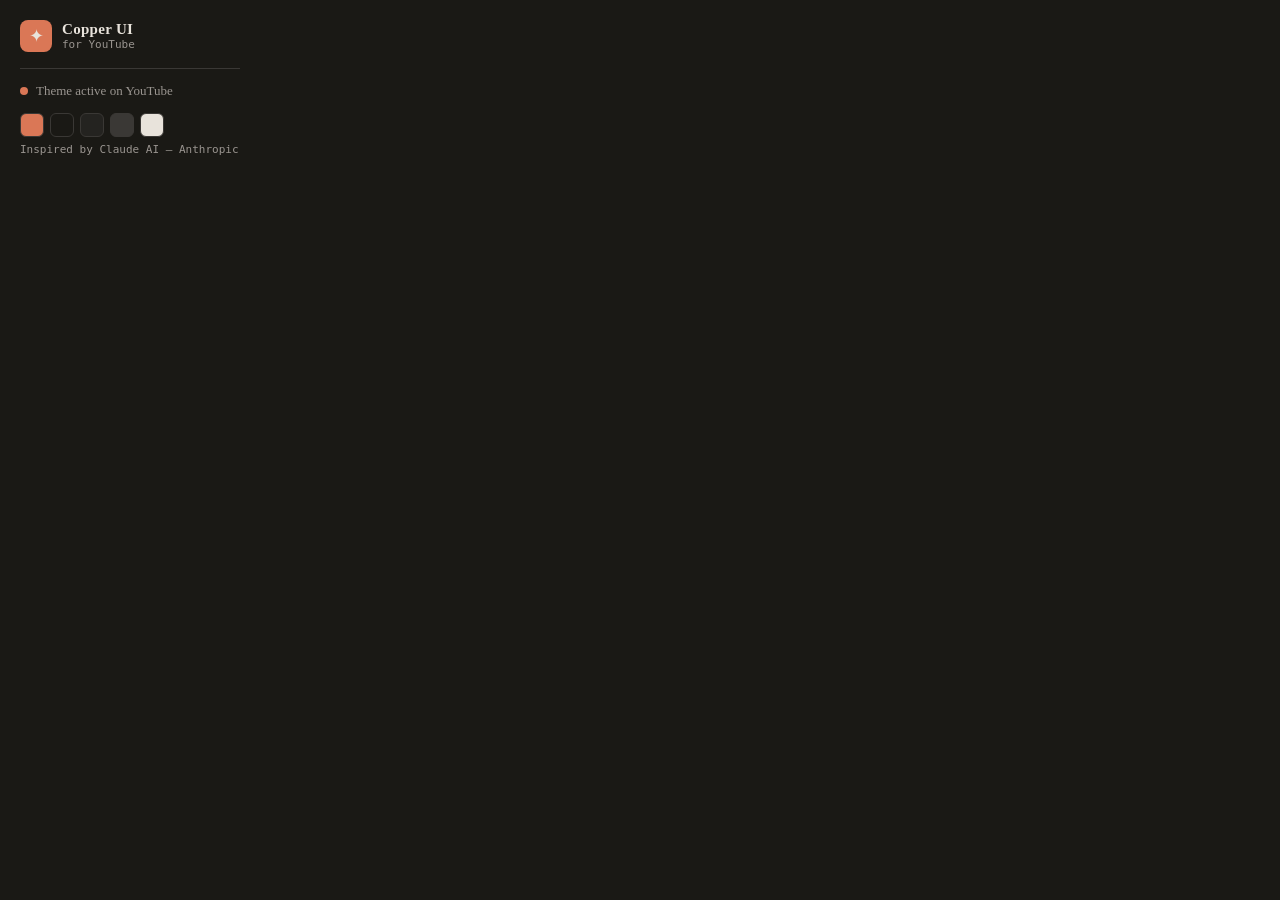
<file: copper-ui-extension/popup.html>
<!DOCTYPE html>
<html>
<head>
    <meta charset="UTF-8">
    <style>
        * { margin: 0; padding: 0; box-sizing: border-box; }

        body {
            width: 260px;
            background: #1a1915;
            color: #e8e3db;
            font-family: 'Georgia', serif;
            padding: 20px;
        }

        .logo {
            display: flex;
            align-items: center;
            gap: 10px;
            margin-bottom: 16px;
        }

        .logo-icon {
            width: 32px;
            height: 32px;
            background: #da7756;
            border-radius: 8px;
            display: flex;
            align-items: center;
            justify-content: center;
            font-size: 18px;
        }

        .logo-text {
            font-size: 15px;
            font-weight: bold;
            color: #e8e3db;
            letter-spacing: 0.3px;
        }

        .logo-sub {
            font-size: 11px;
            color: #9a9590;
            font-family: monospace;
        }

        .divider {
            border: none;
            border-top: 1px solid #3a3835;
            margin: 14px 0;
        }

        .status {
            display: flex;
            align-items: center;
            gap: 8px;
            font-size: 13px;
            color: #9a9590;
        }

        .dot {
            width: 8px;
            height: 8px;
            background: #da7756;
            border-radius: 50%;
            animation: pulse 2s infinite;
        }

        @keyframes pulse {
            0%, 100% { opacity: 1; transform: scale(1); }
            50% { opacity: 0.5; transform: scale(0.8); }
        }

        .colors {
            display: flex;
            gap: 6px;
            margin-top: 14px;
        }

        .swatch {
            width: 24px;
            height: 24px;
            border-radius: 6px;
            border: 1px solid #3a3835;
        }

        .label {
            font-size: 11px;
            color: #9a9590;
            margin-top: 6px;
            font-family: monospace;
        }
    </style>
</head>
<body>
    <div class="logo">
        <div class="logo-icon">✦</div>
        <div>
            <div class="logo-text">Copper UI</div>
            <div class="logo-sub">for YouTube</div>
        </div>
    </div>

    <hr class="divider">

    <div class="status">
        <div class="dot"></div>
        Theme active on YouTube
    </div>

    <div class="colors">
        <div class="swatch" style="background:#da7756;" title="Claude Orange"></div>
        <div class="swatch" style="background:#1a1915;" title="Dark BG"></div>
        <div class="swatch" style="background:#242320;" title="Surface"></div>
        <div class="swatch" style="background:#3a3835;" title="Border"></div>
        <div class="swatch" style="background:#e8e3db;" title="Text"></div>
    </div>
    <div class="label">Inspired by Claude AI — Anthropic</div>
</body>
</html>
</file>
